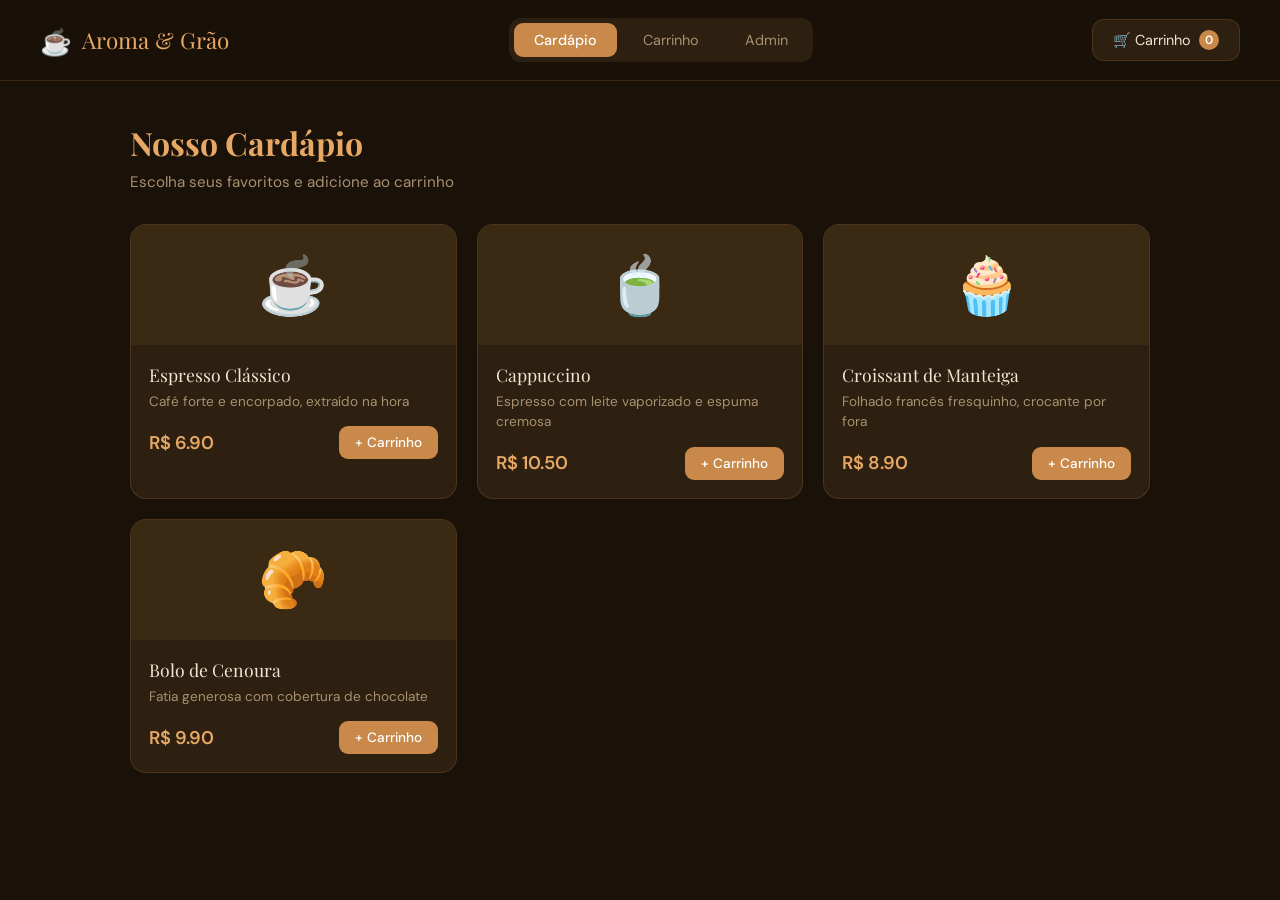
<file: frontend/cardapio.html>
<!DOCTYPE html>
<html lang="pt-BR">
<head>
  <meta charset="UTF-8" />
  <meta name="viewport" content="width=device-width, initial-scale=1.0"/>
  <title>Aroma & Grão — Cardápio</title>
  <link href="https://fonts.googleapis.com/css2?family=Playfair+Display:wght@400;600;700&family=DM+Sans:wght@300;400;500&display=swap" rel="stylesheet"/>
  <style>
    :root {
      --bg: #1a1208;
      --bg2: #231a0e;
      --card: #2d2010;
      --card2: #3a2a14;
      --accent: #c8894a;
      --accent2: #e8a865;
      --text: #f0e6d3;
      --text2: #a89070;
      --border: rgba(200,137,74,0.2);
      --shadow: rgba(0,0,0,0.5);
    }
    * { box-sizing: border-box; margin: 0; padding: 0; }
    body {
      font-family: 'DM Sans', sans-serif;
      background: var(--bg);
      color: var(--text);
      min-height: 100vh;
    }

    /* NAV */
    nav {
      display: flex;
      align-items: center;
      justify-content: space-between;
      padding: 18px 40px;
      background: rgba(26,18,8,0.95);
      backdrop-filter: blur(10px);
      border-bottom: 1px solid var(--border);
      position: sticky;
      top: 0;
      z-index: 100;
    }
    .logo {
      font-family: 'Playfair Display', serif;
      font-size: 1.4rem;
      color: var(--accent2);
      display: flex;
      align-items: center;
      gap: 10px;
    }
    .logo span { font-size: 1.6rem; }
    .nav-tabs {
      display: flex;
      gap: 6px;
      background: var(--card);
      border-radius: 12px;
      padding: 5px;
    }
    .nav-tab {
      padding: 8px 20px;
      border-radius: 9px;
      border: none;
      background: transparent;
      color: var(--text2);
      font-family: 'DM Sans', sans-serif;
      font-size: 0.9rem;
      cursor: pointer;
      transition: all 0.2s;
    }
    .nav-tab.active {
      background: var(--accent);
      color: #fff;
      font-weight: 500;
    }
    .nav-tab:hover:not(.active) { color: var(--text); }
    .cart-btn {
      position: relative;
      background: var(--card);
      border: 1px solid var(--border);
      color: var(--text);
      padding: 10px 20px;
      border-radius: 12px;
      cursor: pointer;
      font-family: 'DM Sans', sans-serif;
      font-size: 0.9rem;
      display: flex;
      align-items: center;
      gap: 8px;
      transition: all 0.2s;
    }
    .cart-btn:hover { border-color: var(--accent); color: var(--accent2); }
    .cart-count {
      background: var(--accent);
      color: #fff;
      border-radius: 50%;
      width: 20px;
      height: 20px;
      font-size: 0.75rem;
      display: flex;
      align-items: center;
      justify-content: center;
      font-weight: 600;
    }

    /* PÁGINAS */
    .page { display: none; padding: 40px; max-width: 1100px; margin: 0 auto; }
    .page.active { display: block; animation: fadeIn 0.3s ease; }
    @keyframes fadeIn { from { opacity: 0; transform: translateY(8px); } to { opacity: 1; transform: translateY(0); } }

    /* CARDÁPIO */
    .page-title {
      font-family: 'Playfair Display', serif;
      font-size: 2rem;
      color: var(--accent2);
      margin-bottom: 8px;
    }
    .page-sub { color: var(--text2); font-size: 0.95rem; margin-bottom: 32px; }

    .products-grid {
      display: grid;
      grid-template-columns: repeat(auto-fill, minmax(260px, 1fr));
      gap: 20px;
    }
    .product-card {
      background: var(--card);
      border: 1px solid var(--border);
      border-radius: 16px;
      overflow: hidden;
      transition: transform 0.2s, border-color 0.2s;
    }
    .product-card:hover { transform: translateY(-3px); border-color: var(--accent); }
    .product-emoji {
      background: var(--card2);
      height: 120px;
      display: flex;
      align-items: center;
      justify-content: center;
      font-size: 3.5rem;
    }
    .product-info { padding: 18px; }
    .product-name {
      font-family: 'Playfair Display', serif;
      font-size: 1.1rem;
      margin-bottom: 6px;
    }
    .product-desc { color: var(--text2); font-size: 0.85rem; margin-bottom: 14px; line-height: 1.5; }
    .product-footer { display: flex; align-items: center; justify-content: space-between; }
    .product-price { color: var(--accent2); font-size: 1.15rem; font-weight: 600; }
    .add-btn {
      background: var(--accent);
      color: #fff;
      border: none;
      border-radius: 9px;
      padding: 8px 16px;
      cursor: pointer;
      font-family: 'DM Sans', sans-serif;
      font-size: 0.85rem;
      font-weight: 500;
      transition: background 0.2s, transform 0.1s;
    }
    .add-btn:hover { background: var(--accent2); }
    .add-btn:active { transform: scale(0.96); }
    .empty-state {
      text-align: center;
      padding: 60px 20px;
      color: var(--text2);
    }
    .empty-state .big { font-size: 3rem; margin-bottom: 12px; }

    /* CARRINHO */
    .cart-list { display: flex; flex-direction: column; gap: 14px; margin-bottom: 30px; }
    .cart-item {
      background: var(--card);
      border: 1px solid var(--border);
      border-radius: 14px;
      padding: 16px 20px;
      display: flex;
      align-items: center;
      gap: 16px;
    }
    .cart-item-emoji { font-size: 2rem; }
    .cart-item-info { flex: 1; }
    .cart-item-name { font-weight: 500; margin-bottom: 3px; }
    .cart-item-price { color: var(--accent2); font-size: 0.9rem; }
    .qty-controls { display: flex; align-items: center; gap: 10px; }
    .qty-btn {
      background: var(--card2);
      border: 1px solid var(--border);
      color: var(--text);
      width: 30px;
      height: 30px;
      border-radius: 8px;
      cursor: pointer;
      font-size: 1rem;
      display: flex;
      align-items: center;
      justify-content: center;
      transition: border-color 0.2s;
    }
    .qty-btn:hover { border-color: var(--accent); }
    .qty-num { min-width: 20px; text-align: center; font-weight: 500; }
    .remove-btn {
      background: transparent;
      border: 1px solid rgba(200,80,80,0.3);
      color: #e07070;
      border-radius: 8px;
      padding: 6px 12px;
      cursor: pointer;
      font-size: 0.8rem;
      transition: all 0.2s;
    }
    .remove-btn:hover { background: rgba(200,80,80,0.15); }
    .cart-summary {
      background: var(--card);
      border: 1px solid var(--border);
      border-radius: 16px;
      padding: 24px;
    }
    .cart-total-line { display: flex; justify-content: space-between; margin-bottom: 10px; color: var(--text2); }
    .cart-total-line.big { color: var(--text); font-size: 1.2rem; font-weight: 600; padding-top: 12px; border-top: 1px solid var(--border); margin-top: 8px; }
    .checkout-btn {
      width: 100%;
      margin-top: 18px;
      background: var(--accent);
      color: #fff;
      border: none;
      border-radius: 12px;
      padding: 14px;
      font-size: 1rem;
      font-family: 'DM Sans', sans-serif;
      font-weight: 500;
      cursor: pointer;
      transition: background 0.2s;
    }
    .checkout-btn:hover { background: var(--accent2); }

    /* ADMIN */
    .admin-grid { display: grid; grid-template-columns: 1fr 1fr; gap: 30px; }
    @media (max-width: 700px) { .admin-grid { grid-template-columns: 1fr; } }
    .admin-card {
      background: var(--card);
      border: 1px solid var(--border);
      border-radius: 16px;
      padding: 28px;
    }
    .admin-card h3 {
      font-family: 'Playfair Display', serif;
      font-size: 1.2rem;
      color: var(--accent2);
      margin-bottom: 20px;
    }
    .form-group { margin-bottom: 16px; }
    .form-group label { display: block; font-size: 0.85rem; color: var(--text2); margin-bottom: 6px; }
    .form-group input, .form-group textarea {
      width: 100%;
      background: var(--bg2);
      border: 1px solid var(--border);
      border-radius: 10px;
      padding: 10px 14px;
      color: var(--text);
      font-family: 'DM Sans', sans-serif;
      font-size: 0.9rem;
      transition: border-color 0.2s;
      outline: none;
    }
    .form-group input:focus, .form-group textarea:focus { border-color: var(--accent); }
    .form-group textarea { resize: vertical; min-height: 70px; }
    .submit-btn {
      width: 100%;
      background: var(--accent);
      color: #fff;
      border: none;
      border-radius: 10px;
      padding: 12px;
      font-family: 'DM Sans', sans-serif;
      font-size: 0.95rem;
      font-weight: 500;
      cursor: pointer;
      transition: background 0.2s;
      margin-top: 4px;
    }
    .submit-btn:hover { background: var(--accent2); }
    .admin-list { display: flex; flex-direction: column; gap: 10px; }
    .admin-item {
      background: var(--bg2);
      border: 1px solid var(--border);
      border-radius: 10px;
      padding: 12px 16px;
      display: flex;
      align-items: center;
      gap: 12px;
    }
    .admin-item-info { flex: 1; }
    .admin-item-name { font-weight: 500; font-size: 0.95rem; }
    .admin-item-price { color: var(--accent); font-size: 0.85rem; }
    .del-btn {
      background: transparent;
      border: 1px solid rgba(200,80,80,0.4);
      color: #e07070;
      border-radius: 8px;
      padding: 6px 14px;
      cursor: pointer;
      font-size: 0.82rem;
      transition: all 0.2s;
    }
    .del-btn:hover { background: rgba(200,80,80,0.2); }

    /* TOAST */
    .toast {
      position: fixed;
      bottom: 30px;
      right: 30px;
      background: var(--card2);
      border: 1px solid var(--accent);
      color: var(--text);
      padding: 14px 22px;
      border-radius: 12px;
      font-size: 0.9rem;
      opacity: 0;
      transform: translateY(10px);
      transition: all 0.3s;
      z-index: 999;
      pointer-events: none;
    }
    .toast.show { opacity: 1; transform: translateY(0); }

    /* STATUS */
    .status-dot {
      width: 8px; height: 8px;
      border-radius: 50%;
      background: #4caf50;
      display: inline-block;
      margin-right: 6px;
      animation: pulse 2s infinite;
    }
    @keyframes pulse { 0%,100%{opacity:1} 50%{opacity:0.4} }
    .api-status { font-size: 0.8rem; color: var(--text2); display: flex; align-items: center; }
  </style>
</head>
<body>

<nav>
  <div class="logo"><span>☕</span> Aroma & Grão</div>
  <div class="nav-tabs">
    <button class="nav-tab active" onclick="showPage('cardapio')">Cardápio</button>
    <button class="nav-tab" onclick="showPage('carrinho')">Carrinho</button>
    <button class="nav-tab" onclick="showPage('admin')">Admin</button>
  </div>
  <button class="cart-btn" onclick="showPage('carrinho')">
    🛒 Carrinho <span class="cart-count" id="cartCount">0</span>
  </button>
</nav>

<!-- CARDÁPIO -->
<div class="page active" id="page-cardapio">
  <h1 class="page-title">Nosso Cardápio</h1>
  <p class="page-sub">Escolha seus favoritos e adicione ao carrinho</p>
  <div class="products-grid" id="productGrid">
    <div class="empty-state" style="grid-column:1/-1">
      <div class="big">☕</div>
      <p>Carregando produtos...</p>
    </div>
  </div>
</div>

<!-- CARRINHO -->
<div class="page" id="page-carrinho">
  <h1 class="page-title">Seu Carrinho</h1>
  <p class="page-sub" id="cartSubtitle">Revise seus itens antes de finalizar</p>
  <div id="cartContent"></div>
</div>

<!-- ADMIN -->
<div class="page" id="page-admin">
  <h1 class="page-title">Painel Admin</h1>
  <p class="page-sub">Gerencie os produtos do cardápio</p>
  <div class="admin-grid">
    <div class="admin-card">
      <h3>➕ Adicionar Produto</h3>
      <div class="form-group">
        <label>Nome do produto</label>
        <input type="text" id="newName" placeholder="Ex: Cappuccino Especial"/>
      </div>
      <div class="form-group">
        <label>Descrição</label>
        <textarea id="newDesc" placeholder="Ex: Espresso com leite vaporizado e canela"></textarea>
      </div>
      <div class="form-group">
        <label>Preço (R$)</label>
        <input type="number" id="newPrice" placeholder="12.90" step="0.01" min="0"/>
      </div>
      <button class="submit-btn" onclick="addProduct()">Adicionar ao Cardápio</button>
    </div>
    <div class="admin-card">
      <h3>🗑️ Remover Produto</h3>
      <div class="admin-list" id="adminList">
        <p style="color:var(--text2);font-size:0.9rem">Carregando...</p>
      </div>
    </div>
  </div>
</div>

<div class="toast" id="toast"></div>

<script>
const API = 'http://localhost:8000';
let cart = {};
let products = [];

// Emojis por categoria
const emojis = ['☕','🍵','🧁','🥐','🍰','🥤','🫖','🍫','🥨','🍩'];
const getEmoji = (i) => emojis[i % emojis.length];

async function fetchProducts() {
  try {
    // Tenta buscar da API
    const r = await fetch(`${API}/produtos`);
    if (r.ok) {
      products = await r.json();
    } else {
      products = getDemoProducts();
    }
  } catch {
    products = getDemoProducts();
  }
  renderCardapio();
  renderAdminList();
}

function getDemoProducts() {
  return [
    { pid: 1, nome: 'Espresso Clássico', descricao: 'Café forte e encorpado, extraído na hora', preco: 6.90 },
    { pid: 2, nome: 'Cappuccino', descricao: 'Espresso com leite vaporizado e espuma cremosa', preco: 10.50 },
    { pid: 3, nome: 'Croissant de Manteiga', descricao: 'Folhado francês fresquinho, crocante por fora', preco: 8.90 },
    { pid: 4, nome: 'Bolo de Cenoura', descricao: 'Fatia generosa com cobertura de chocolate', preco: 9.90 },
  ];
}

function renderCardapio() {
  const grid = document.getElementById('productGrid');
  if (!products.length) {
    grid.innerHTML = `<div class="empty-state" style="grid-column:1/-1"><div class="big">🍃</div><p>Nenhum produto no cardápio ainda.<br>Adicione pelo painel Admin!</p></div>`;
    return;
  }
  grid.innerHTML = products.map((p, i) => `
    <div class="product-card">
      <div class="product-emoji">${getEmoji(i)}</div>
      <div class="product-info">
        <div class="product-name">${p.nome}</div>
        <div class="product-desc">${p.descricao || 'Produto especial da casa'}</div>
        <div class="product-footer">
          <span class="product-price">R$ ${Number(p.preco).toFixed(2)}</span>
          <button class="add-btn" onclick="addToCart(${p.pid})">+ Carrinho</button>
        </div>
      </div>
    </div>
  `).join('');
}

function renderAdminList() {
  const list = document.getElementById('adminList');
  if (!products.length) {
    list.innerHTML = `<p style="color:var(--text2);font-size:0.9rem">Nenhum produto cadastrado.</p>`;
    return;
  }
  list.innerHTML = products.map(p => `
    <div class="admin-item">
      <div class="admin-item-info">
        <div class="admin-item-name">${p.nome}</div>
        <div class="admin-item-price">R$ ${Number(p.preco).toFixed(2)}</div>
      </div>
      <button class="del-btn" onclick="deleteProduct(${p.pid})">Remover</button>
    </div>
  `).join('');
}

function addToCart(pid) {
  cart[pid] = (cart[pid] || 0) + 1;
  updateCartCount();
  const p = products.find(x => x.pid === pid);
  showToast(`☕ ${p.nome} adicionado!`);
}

function updateCartCount() {
  const total = Object.values(cart).reduce((a,b) => a+b, 0);
  document.getElementById('cartCount').textContent = total;
}

function renderCart() {
  const content = document.getElementById('cartContent');
  const keys = Object.keys(cart).filter(k => cart[k] > 0);
  if (!keys.length) {
    content.innerHTML = `<div class="empty-state"><div class="big">🛒</div><p>Seu carrinho está vazio.<br>Explore o cardápio!</p></div>`;
    return;
  }
  const items = keys.map(pid => {
    const p = products.find(x => x.pid == pid);
    if (!p) return '';
    const subtotal = p.preco * cart[pid];
    return `
      <div class="cart-item">
        <div class="cart-item-emoji">☕</div>
        <div class="cart-item-info">
          <div class="cart-item-name">${p.nome}</div>
          <div class="cart-item-price">R$ ${Number(p.preco).toFixed(2)} cada</div>
        </div>
        <div class="qty-controls">
          <button class="qty-btn" onclick="changeQty(${pid},-1)">−</button>
          <span class="qty-num">${cart[pid]}</span>
          <button class="qty-btn" onclick="changeQty(${pid},1)">+</button>
        </div>
        <span style="color:var(--accent2);font-weight:600;min-width:70px;text-align:right">R$ ${subtotal.toFixed(2)}</span>
        <button class="remove-btn" onclick="removeFromCart(${pid})">✕</button>
      </div>`;
  }).join('');

  const subtotal = keys.reduce((acc, pid) => {
    const p = products.find(x => x.pid == pid);
    return acc + (p ? p.preco * cart[pid] : 0);
  }, 0);
  const taxa = 2.00;
  const total = subtotal + taxa;

  content.innerHTML = `
    <div class="cart-list">${items}</div>
    <div class="cart-summary">
      <div class="cart-total-line"><span>Subtotal</span><span>R$ ${subtotal.toFixed(2)}</span></div>
      <div class="cart-total-line"><span>Taxa de serviço</span><span>R$ ${taxa.toFixed(2)}</span></div>
      <div class="cart-total-line big"><span>Total</span><span>R$ ${total.toFixed(2)}</span></div>
      <button class="checkout-btn" onclick="checkout()">☕ Finalizar Pedido</button>
    </div>`;
}

function changeQty(pid, delta) {
  cart[pid] = (cart[pid] || 0) + delta;
  if (cart[pid] <= 0) delete cart[pid];
  updateCartCount();
  renderCart();
}

function removeFromCart(pid) {
  delete cart[pid];
  updateCartCount();
  renderCart();
}

function checkout() {
  cart = {};
  updateCartCount();
  showToast('🎉 Pedido realizado com sucesso!');
  showPage('cardapio');
}

async function addProduct() {
  const nome = document.getElementById('newName').value.trim();
  const descricao = document.getElementById('newDesc').value.trim();
  const preco = parseFloat(document.getElementById('newPrice').value);

  if (!nome || !preco) { showToast('⚠️ Preencha nome e preço!'); return; }

  try {
    const r = await fetch(`${API}/produtos`, {
      method: 'POST',
      headers: { 'Content-Type': 'application/json' },
      body: JSON.stringify({ nome, descricao, preco })
    });
    if (r.ok) {
      const novo = await r.json();
      products.push(novo);
    } else {
      // fallback local
      products.push({ pid: Date.now(), nome, descricao, preco });
    }
  } catch {
    products.push({ pid: Date.now(), nome, descricao, preco });
  }

  document.getElementById('newName').value = '';
  document.getElementById('newDesc').value = '';
  document.getElementById('newPrice').value = '';
  renderCardapio();
  renderAdminList();
  showToast(`✅ ${nome} adicionado!`);
}

async function deleteProduct(pid) {
  try {
    await fetch(`${API}/produtos/${pid}`, { method: 'DELETE' });
  } catch {}
  products = products.filter(p => p.pid !== pid);
  delete cart[pid];
  updateCartCount();
  renderCardapio();
  renderAdminList();
  showToast('🗑️ Produto removido!');
}

function showPage(name) {
  document.querySelectorAll('.page').forEach(p => p.classList.remove('active'));
  document.querySelectorAll('.nav-tab').forEach(t => t.classList.remove('active'));
  document.getElementById('page-' + name).classList.add('active');
  const tabs = { cardapio: 0, carrinho: 1, admin: 2 };
  document.querySelectorAll('.nav-tab')[tabs[name]].classList.add('active');
  if (name === 'carrinho') renderCart();
  if (name === 'admin') renderAdminList();
}

function showToast(msg) {
  const t = document.getElementById('toast');
  t.textContent = msg;
  t.classList.add('show');
  setTimeout(() => t.classList.remove('show'), 2500);
}

fetchProducts();
</script>
</body>
</html>
</file>
